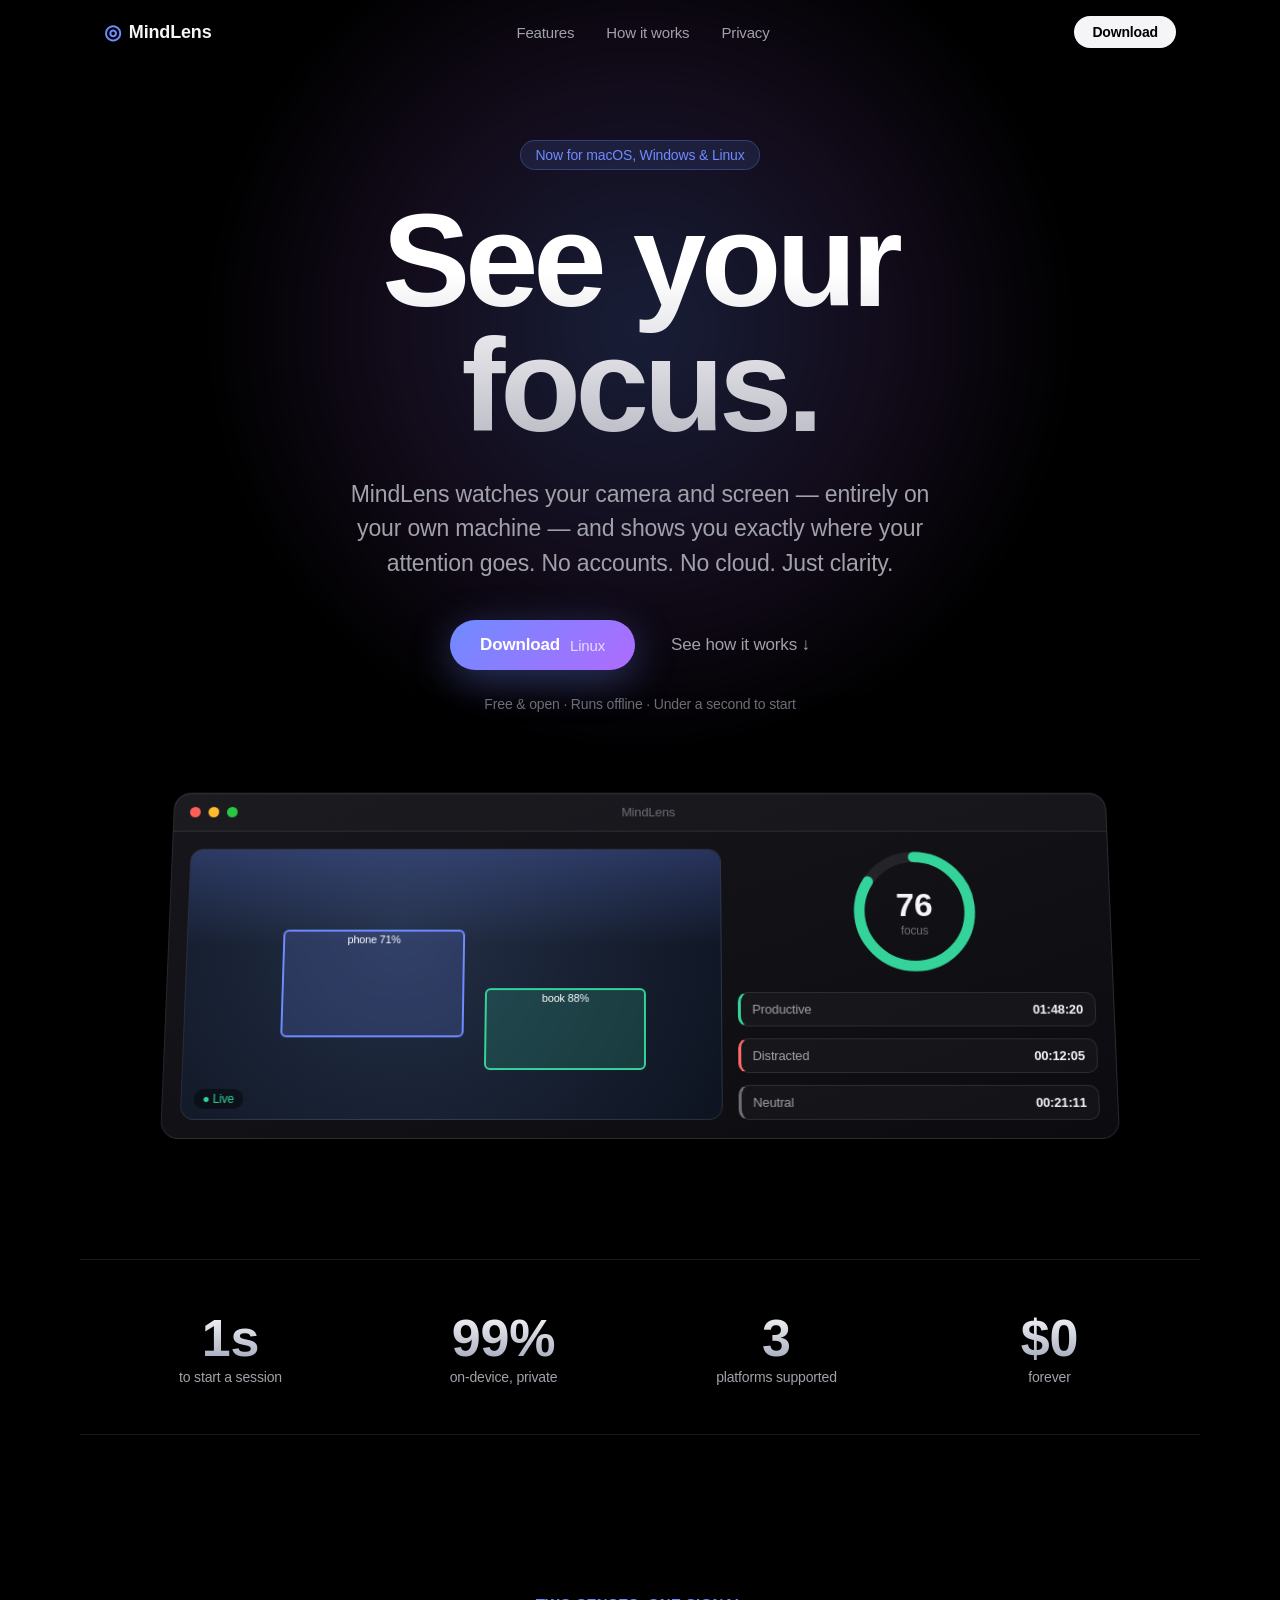
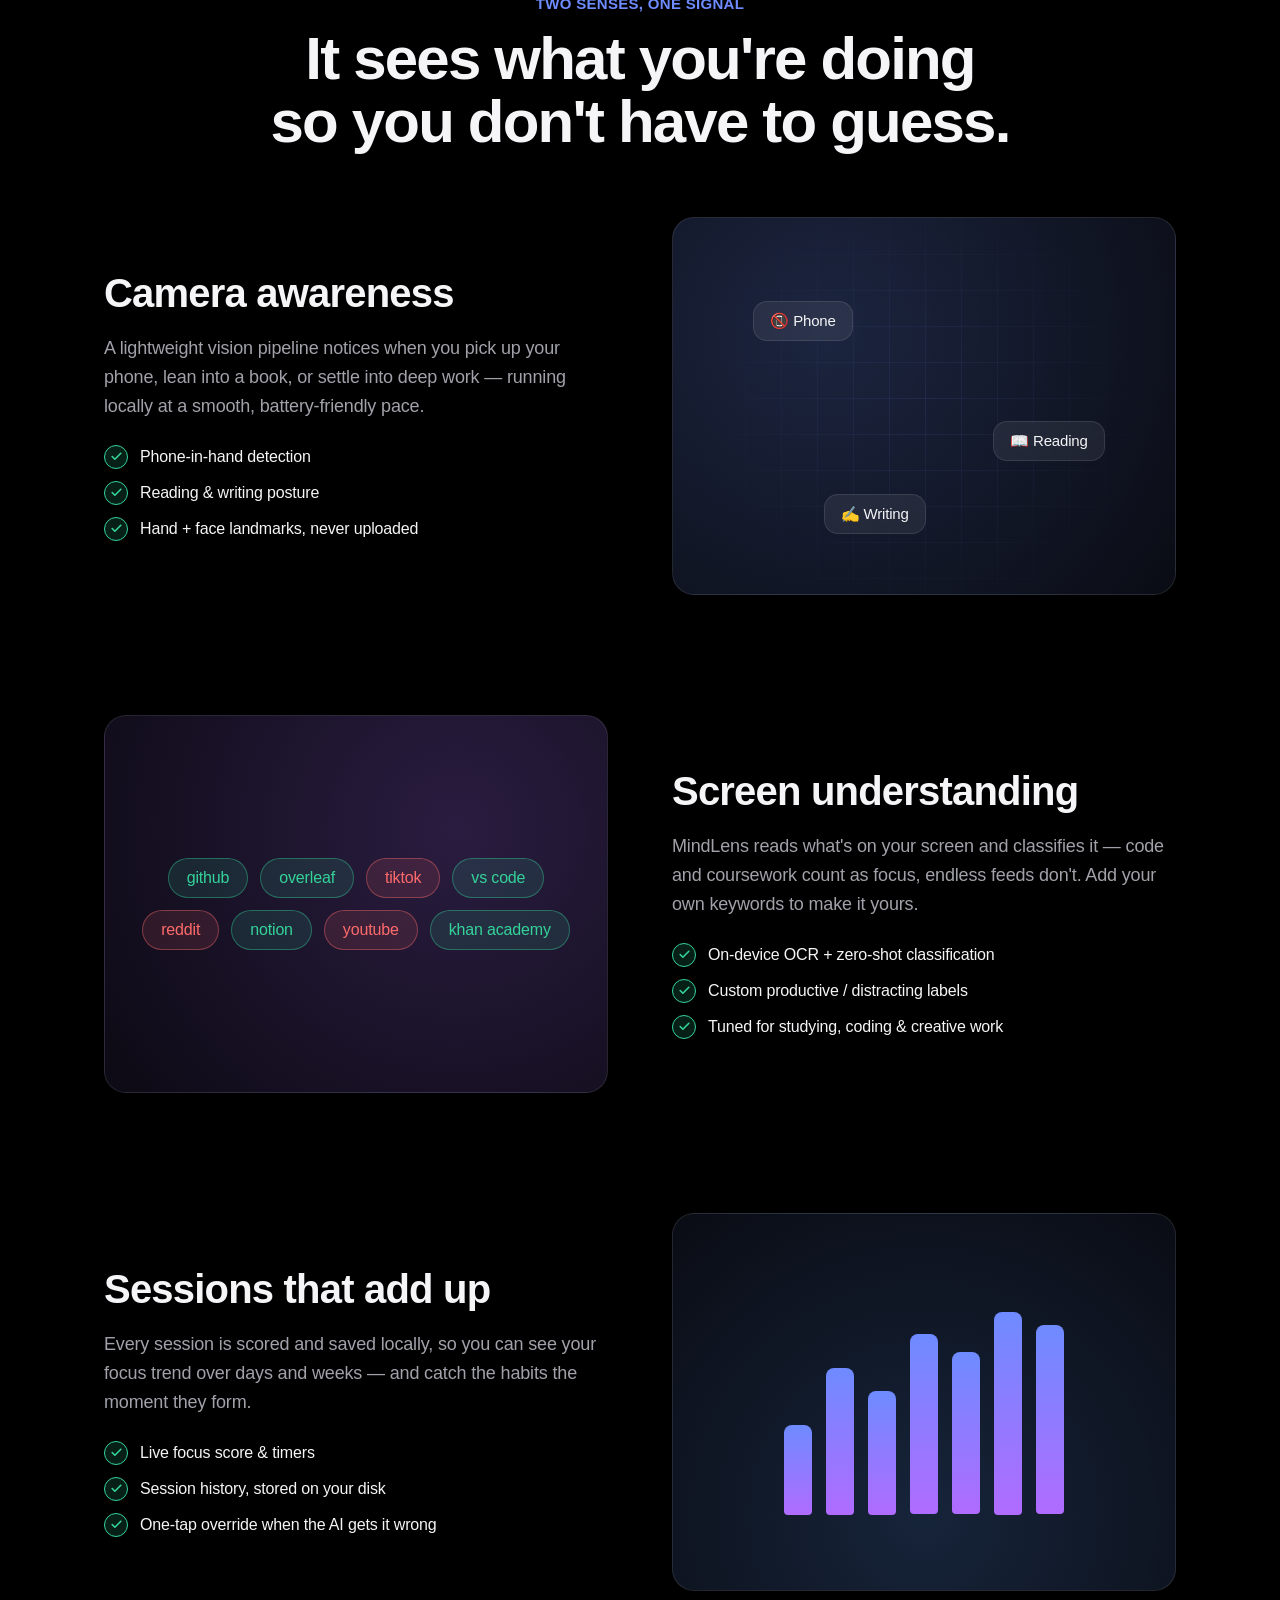
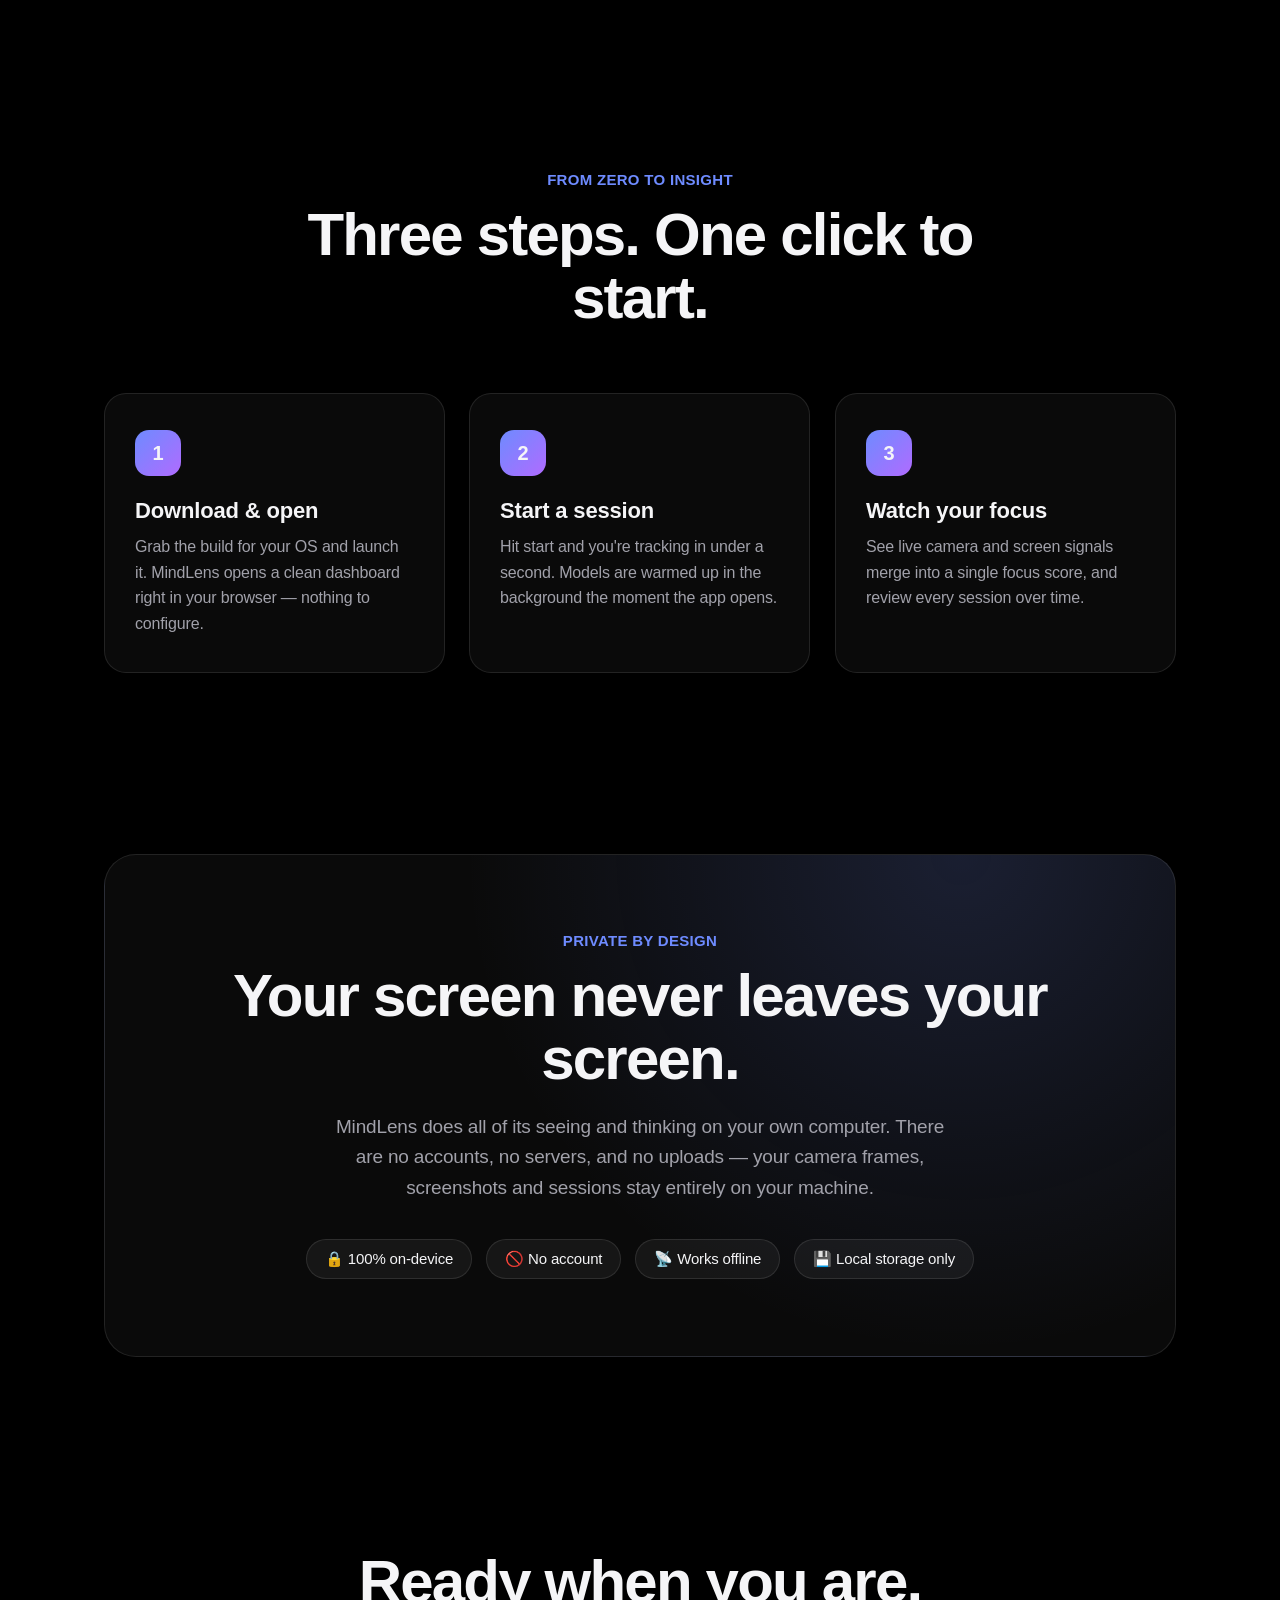
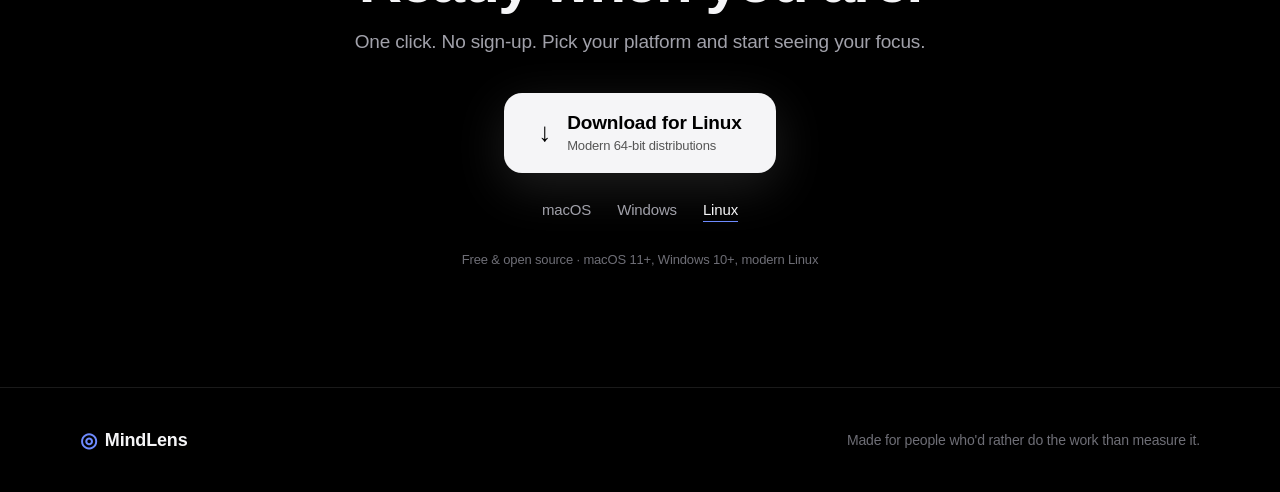
<file: docs/html/index.html>
<!DOCTYPE html>
<html lang="en">
<head>
<meta charset="UTF-8"/>
<meta http-equiv="X-UA-Compatible" content="IE=11"/>
<meta name="viewport" content="width=device-width, initial-scale=1.0"/>
<meta name="generator" content="Doxygen 1.17.0"/>
<title>MindLens &mdash; See your focus.</title>
<meta name="description" content="MindLens is an AI focus tracker that reads your camera and screen, on-device, to show you exactly where your attention goes. Free. Private. Mac, Windows &amp; Linux."/>
<link href="landing.css" rel="stylesheet" type="text/css"/>
</head>
<body class="mindlens-landing">
<!-- start of generated content -->
<!-- Generated by Doxygen 1.17.0 -->
</div><!-- top -->
<div id="doc-content">
<div><div class="header">
  <div class="headertitle"><div class="title">MindLens </div></div>
</div><!--header-->
<div class="contents">
<div class="textblock"><p> 
<!-- Progress bar -->
<div class="scroll-progress" id="scroll-progress"></div>

<!-- Navigation -->
<nav class="nav" id="nav">
    <div class="nav-inner">
        <a class="nav-logo" href="#top">
            <span class="nav-logo-mark">&#9678;</span>
            MindLens
        </a>
        <div class="nav-links">
            <a href="#features">Features</a>
            <a href="#how">How it works</a>
            <a href="#privacy">Privacy</a>
        </div>
        <a class="nav-cta" href="#download">Download</a>
    </div>
</nav>

<!-- Hero -->
<header class="hero" id="top">
    <div class="hero-glow"></div>
    <div class="hero-content reveal">
        <div class="hero-eyebrow">Now for macOS, Windows &amp; Linux</div>
        <h1 class="hero-title">See your focus.</h1>
        <p class="hero-sub">
            MindLens watches your camera and screen &mdash; entirely on your own machine &mdash;
            and shows you exactly where your attention goes. No accounts. No cloud. Just clarity.
        </p>
        <div class="hero-actions">
            <a class="btn-primary" href="#download" id="hero-download">
                <span class="btn-primary-label">Download</span>
                <span class="btn-primary-os" id="hero-download-os">Free</span>
            </a>
            <a class="btn-ghost" href="#how">See how it works &darr;</a>
        </div>
        <div class="hero-meta">Free &amp; open &middot; Runs offline &middot; Under a second to start</div>
    </div>

    <!-- App mockup -->
    <div class="hero-device reveal" id="hero-device">
        <div class="device-frame">
            <div class="device-bar">
                <span class="dot red"></span><span class="dot amber"></span><span class="dot green"></span>
                <span class="device-title">MindLens</span>
            </div>
            <div class="device-body">
                <div class="device-cam">
                    <div class="cam-scan"></div>
                    <div class="cam-box cam-box-1">phone 71%</div>
                    <div class="cam-box cam-box-2">book 88%</div>
                    <span class="cam-tag">&#9679; Live</span>
                </div>
                <div class="device-side">
                    <div class="ring" id="ring">
                        <svg viewBox="0 0 120 120">
                            <circle class="ring-track" cx="60" cy="60" r="52"></circle>
                            <circle class="ring-fill" id="ring-fill" cx="60" cy="60" r="52"></circle>
                        </svg>
                        <div class="ring-label"><strong id="ring-num">0</strong><small>focus</small></div>
                    </div>
                    <div class="side-stat productive"><span>Productive</span><b>01:48:20</b></div>
                    <div class="side-stat distracted"><span>Distracted</span><b>00:12:05</b></div>
                    <div class="side-stat neutral"><span>Neutral</span><b>00:21:11</b></div>
                </div>
            </div>
        </div>
    </div>
</header>

<!-- Stat band -->
<section class="band">
    <div class="band-item reveal"><strong data-count="1" data-suffix="s">0s</strong><span>to start a session</span></div>
    <div class="band-item reveal"><strong data-count="100" data-suffix="%">0%</strong><span>on-device, private</span></div>
    <div class="band-item reveal"><strong data-count="3">0</strong><span>platforms supported</span></div>
    <div class="band-item reveal"><strong>$0</strong><span>forever</span></div>
</section>

<!-- Features -->
<section class="features" id="features">
    <div class="section-head reveal">
        <span class="section-eyebrow">Two senses, one signal</span>
        <h2>It sees what you're doing<br>so you don't have to guess.</h2>
    </div>

    <div class="feature-row reveal">
        <div class="feature-text">
            <h3>Camera awareness</h3>
            <p>A lightweight vision pipeline notices when you pick up your phone, lean into a
                book, or settle into deep work &mdash; running locally at a smooth, battery-friendly pace.</p>
            <ul class="ticks">
                <li>Phone-in-hand detection</li>
                <li>Reading &amp; writing posture</li>
                <li>Hand + face landmarks, never uploaded</li>
            </ul>
        </div>
        <div class="feature-art art-camera">
            <div class="pulse-grid"></div>
            <div class="float-chip chip-1">&#128245; Phone</div>
            <div class="float-chip chip-2">&#128214; Reading</div>
            <div class="float-chip chip-3">&#9997;&#65039; Writing</div>
        </div>
    </div>

    <div class="feature-row reverse reveal">
        <div class="feature-text">
            <h3>Screen understanding</h3>
            <p>MindLens reads what's on your screen and classifies it &mdash; code and coursework count
                as focus, endless feeds don't. Add your own keywords to make it yours.</p>
            <ul class="ticks">
                <li>On-device OCR + zero-shot classification</li>
                <li>Custom productive / distracting labels</li>
                <li>Tuned for studying, coding &amp; creative work</li>
            </ul>
        </div>
        <div class="feature-art art-screen">
            <div class="tag-cloud">
                <span class="tag good">github</span>
                <span class="tag good">overleaf</span>
                <span class="tag bad">tiktok</span>
                <span class="tag good">vs code</span>
                <span class="tag bad">reddit</span>
                <span class="tag good">notion</span>
                <span class="tag bad">youtube</span>
                <span class="tag good">khan academy</span>
            </div>
        </div>
    </div>

    <div class="feature-row reveal">
        <div class="feature-text">
            <h3>Sessions that add up</h3>
            <p>Every session is scored and saved locally, so you can see your focus trend over
                days and weeks &mdash; and catch the habits the moment they form.</p>
            <ul class="ticks">
                <li>Live focus score &amp; timers</li>
                <li>Session history, stored on your disk</li>
                <li>One-tap override when the AI gets it wrong</li>
            </ul>
        </div>
        <div class="feature-art art-history">
            <div class="bars">
                <span style="--h:40%"></span><span style="--h:65%"></span><span style="--h:55%"></span>
                <span style="--h:80%"></span><span style="--h:72%"></span><span style="--h:90%"></span>
                <span style="--h:84%"></span>
            </div>
        </div>
    </div>
</section>

<!-- How it works -->
<section class="how" id="how">
    <div class="section-head reveal">
        <span class="section-eyebrow">From zero to insight</span>
        <h2>Three steps. One click to start.</h2>
    </div>
    <div class="steps">
        <div class="step reveal">
            <div class="step-num">1</div>
            <h3>Download &amp; open</h3>
            <p>Grab the build for your OS and launch it. MindLens opens a clean dashboard right
                in your browser &mdash; nothing to configure.</p>
        </div>
        <div class="step reveal">
            <div class="step-num">2</div>
            <h3>Start a session</h3>
            <p>Hit start and you're tracking in under a second. Models are warmed up in the
                background the moment the app opens.</p>
        </div>
        <div class="step reveal">
            <div class="step-num">3</div>
            <h3>Watch your focus</h3>
            <p>See live camera and screen signals merge into a single focus score, and review
                every session over time.</p>
        </div>
    </div>
</section>

<!-- Privacy -->
<section class="privacy" id="privacy">
    <div class="privacy-card reveal">
        <span class="section-eyebrow">Private by design</span>
        <h2>Your screen never leaves your screen.</h2>
        <p>MindLens does all of its seeing and thinking on your own computer. There are no
            accounts, no servers, and no uploads &mdash; your camera frames, screenshots and sessions
            stay entirely on your machine.</p>
        <div class="privacy-tags">
            <span>&#128274; 100% on-device</span>
            <span>&#128683; No account</span>
            <span>&#128225; Works offline</span>
            <span>&#128190; Local storage only</span>
        </div>
    </div>
</section>

<!-- Download -->
<section class="download" id="download">
    <div class="download-inner reveal">
        <h2>Ready when you are.</h2>
        <p class="download-sub">One click. No sign-up. Pick your platform and start seeing your focus.</p>

        <a class="btn-download" id="primary-download" href="#" target="_blank" rel="noopener">
            <span class="btn-download-icon" id="primary-download-icon">&#8595;</span>
            <span class="btn-download-text">
                <strong id="primary-download-label">Download MindLens</strong>
                <small id="primary-download-note">Detecting your platform&hellip;</small>
            </span>
        </a>

        <div class="os-links" id="os-links">
            <a data-os="mac" href="#">macOS</a>
            <a data-os="windows" href="#">Windows</a>
            <a data-os="linux" href="#">Linux</a>
        </div>
        <p class="download-fine">Free &amp; open source &middot; macOS 11+, Windows 10+, modern Linux</p>
    </div>
</section>

<footer class="footer">
    <div class="footer-inner">
        <span class="nav-logo"><span class="nav-logo-mark">&#9678;</span> MindLens</span>
        <span class="footer-copy">Made for people who'd rather do the work than measure it.</span>
    </div>
</footer>
 </p>
</div></div><!-- PageDoc -->
<a href="doxygen_crawl.html"></a>
</div><!-- contents -->
<!-- end of generated content -->
<script type="text/javascript" src="landing.js"></script>
</body>
</html>
</file>
<file: docs/html/landing.css>
/* ============================================================
   MindLens — landing page
   Apple-inspired: SF system fonts, deep space canvas, glassy
   panels, generous whitespace, smooth scroll-reveal motion.
   ============================================================ */

:root {
    --bg: #000000;
    --bg-soft: #0a0a0c;
    --panel: rgba(255, 255, 255, 0.04);
    --panel-border: rgba(255, 255, 255, 0.10);
    --text: #f5f5f7;
    --text-dim: #a1a1aa;
    --text-faint: #6e6e76;
    --accent: #6e8bff;
    --accent-2: #b06bff;
    --green: #34d399;
    --red: #ff6b6b;
    --amber: #fbbf24;
    --radius: 22px;
    --ease: cubic-bezier(0.22, 1, 0.36, 1);
    --maxw: 1120px;
}

* { margin: 0; padding: 0; box-sizing: border-box; }

html { scroll-behavior: smooth; }

body {
    background: var(--bg);
    color: var(--text);
    font-family: -apple-system, BlinkMacSystemFont, "SF Pro Display", "SF Pro Text",
        "Helvetica Neue", "Segoe UI", Roboto, sans-serif;
    -webkit-font-smoothing: antialiased;
    text-rendering: optimizeLegibility;
    overflow-x: hidden;
    letter-spacing: -0.01em;
}

a { color: inherit; text-decoration: none; }

/* ---------- scroll progress ---------- */
.scroll-progress {
    position: fixed;
    top: 0; left: 0;
    height: 2px;
    width: 0%;
    background: linear-gradient(90deg, var(--accent), var(--accent-2));
    z-index: 200;
    transition: width 0.1s linear;
}

/* ---------- nav ---------- */
.nav {
    position: fixed;
    top: 0; left: 0; right: 0;
    z-index: 150;
    transition: background 0.4s var(--ease), border-color 0.4s var(--ease);
    border-bottom: 1px solid transparent;
}
.nav.scrolled {
    background: rgba(10, 10, 12, 0.72);
    backdrop-filter: saturate(180%) blur(20px);
    -webkit-backdrop-filter: saturate(180%) blur(20px);
    border-bottom: 1px solid var(--panel-border);
}
.nav-inner {
    max-width: var(--maxw);
    margin: 0 auto;
    padding: 16px 24px;
    display: flex;
    align-items: center;
    justify-content: space-between;
}
.nav-logo {
    font-weight: 600;
    font-size: 18px;
    display: flex;
    align-items: center;
    gap: 8px;
}
.nav-logo-mark {
    color: var(--accent);
    font-size: 20px;
}
.nav-links {
    display: flex;
    gap: 32px;
    font-size: 15px;
    color: var(--text-dim);
}
.nav-links a { transition: color 0.2s; }
.nav-links a:hover { color: var(--text); }
.nav-cta {
    background: var(--text);
    color: #000;
    padding: 8px 18px;
    border-radius: 999px;
    font-size: 14px;
    font-weight: 600;
    transition: transform 0.2s var(--ease), opacity 0.2s;
}
.nav-cta:hover { transform: scale(1.04); opacity: 0.9; }

@media (max-width: 720px) {
    .nav-links { display: none; }
}

/* ---------- hero ---------- */
.hero {
    position: relative;
    min-height: 100vh;
    display: flex;
    flex-direction: column;
    align-items: center;
    justify-content: center;
    text-align: center;
    padding: 140px 24px 80px;
    overflow: hidden;
}
.hero-glow {
    position: absolute;
    top: -10%;
    left: 50%;
    transform: translateX(-50%);
    width: 900px;
    height: 900px;
    background: radial-gradient(circle, rgba(110, 139, 255, 0.22), rgba(176, 107, 255, 0.10) 40%, transparent 68%);
    filter: blur(20px);
    z-index: 0;
    pointer-events: none;
    animation: glowFloat 12s ease-in-out infinite;
}
@keyframes glowFloat {
    0%, 100% { transform: translateX(-50%) translateY(0) scale(1); }
    50% { transform: translateX(-50%) translateY(30px) scale(1.06); }
}
.hero-content { position: relative; z-index: 2; max-width: 820px; }
.hero-eyebrow {
    display: inline-block;
    font-size: 14px;
    color: var(--accent);
    background: rgba(110, 139, 255, 0.12);
    border: 1px solid rgba(110, 139, 255, 0.3);
    padding: 6px 14px;
    border-radius: 999px;
    margin-bottom: 28px;
    font-weight: 500;
}
.hero-title {
    font-size: clamp(56px, 11vw, 132px);
    font-weight: 700;
    line-height: 0.95;
    letter-spacing: -0.04em;
    background: linear-gradient(180deg, #ffffff 30%, #b9b9c4);
    -webkit-background-clip: text;
    background-clip: text;
    color: transparent;
}
.hero-sub {
    font-size: clamp(18px, 2.4vw, 23px);
    color: var(--text-dim);
    line-height: 1.5;
    max-width: 620px;
    margin: 28px auto 0;
}
.hero-actions {
    display: flex;
    gap: 16px;
    justify-content: center;
    align-items: center;
    margin-top: 40px;
    flex-wrap: wrap;
}
.btn-primary {
    display: inline-flex;
    align-items: center;
    gap: 10px;
    background: linear-gradient(135deg, var(--accent), var(--accent-2));
    color: #fff;
    padding: 15px 30px;
    border-radius: 999px;
    font-size: 17px;
    font-weight: 600;
    box-shadow: 0 10px 40px rgba(110, 139, 255, 0.35);
    transition: transform 0.25s var(--ease), box-shadow 0.25s var(--ease);
}
.btn-primary:hover { transform: translateY(-2px) scale(1.02); box-shadow: 0 16px 50px rgba(110, 139, 255, 0.5); }
.btn-primary-os { opacity: 0.75; font-weight: 500; font-size: 15px; }
.btn-ghost {
    color: var(--text-dim);
    font-size: 17px;
    padding: 15px 20px;
    transition: color 0.2s;
}
.btn-ghost:hover { color: var(--text); }
.hero-meta { margin-top: 26px; color: var(--text-faint); font-size: 14px; }

/* ---------- device mockup ---------- */
.hero-device {
    position: relative;
    z-index: 2;
    margin-top: 72px;
    width: min(960px, 92vw);
    perspective: 1600px;
}
.device-frame {
    background: linear-gradient(160deg, #16161c, #0c0c10);
    border: 1px solid var(--panel-border);
    border-radius: 18px;
    box-shadow: 0 40px 120px rgba(0, 0, 0, 0.6), inset 0 1px 0 rgba(255, 255, 255, 0.06);
    overflow: hidden;
    transform: rotateX(8deg);
    transform-origin: center bottom;
}
.device-bar {
    display: flex;
    align-items: center;
    gap: 8px;
    padding: 12px 16px;
    border-bottom: 1px solid var(--panel-border);
    background: rgba(255, 255, 255, 0.02);
}
.dot { width: 11px; height: 11px; border-radius: 50%; }
.dot.red { background: #ff5f57; }
.dot.amber { background: #febc2e; }
.dot.green { background: #28c840; }
.device-title {
    margin-left: auto;
    margin-right: auto;
    font-size: 13px;
    color: var(--text-faint);
    transform: translateX(-20px);
}
.device-body {
    display: grid;
    grid-template-columns: 1.5fr 1fr;
    gap: 16px;
    padding: 18px;
}
.device-cam {
    position: relative;
    background: radial-gradient(circle at 40% 30%, #243047, #0d1320);
    border-radius: 14px;
    min-height: 260px;
    overflow: hidden;
    border: 1px solid var(--panel-border);
}
.cam-scan {
    position: absolute;
    left: 0; right: 0; top: 0;
    height: 36%;
    background: linear-gradient(180deg, rgba(110, 139, 255, 0.25), transparent);
    animation: scan 3.4s ease-in-out infinite;
}
@keyframes scan {
    0%, 100% { transform: translateY(-20%); }
    50% { transform: translateY(190%); }
}
.cam-box {
    position: absolute;
    border: 2px solid var(--accent);
    border-radius: 6px;
    font-size: 11px;
    color: #fff;
    background: rgba(110, 139, 255, 0.18);
    padding: 2px 6px;
    backdrop-filter: blur(2px);
}
.cam-box-1 { top: 30%; left: 18%; width: 34%; height: 40%; }
.cam-box-2 { top: 52%; right: 14%; width: 30%; height: 30%; border-color: var(--green); background: rgba(52, 211, 153, 0.18); }
.cam-tag {
    position: absolute;
    bottom: 10px; left: 12px;
    font-size: 12px;
    color: var(--green);
    background: rgba(0, 0, 0, 0.45);
    padding: 3px 9px;
    border-radius: 999px;
}
.device-side { display: flex; flex-direction: column; gap: 12px; }
.ring {
    position: relative;
    width: 130px;
    height: 130px;
    margin: 0 auto 6px;
}
.ring svg { transform: rotate(-90deg); width: 100%; height: 100%; }
.ring-track { fill: none; stroke: rgba(255, 255, 255, 0.08); stroke-width: 10; }
.ring-fill {
    fill: none;
    stroke: url(#g);
    stroke: var(--green);
    stroke-width: 10;
    stroke-linecap: round;
    stroke-dasharray: 327;
    stroke-dashoffset: 327;
    transition: stroke-dashoffset 1.6s var(--ease);
}
.ring-label {
    position: absolute; inset: 0;
    display: flex; flex-direction: column;
    align-items: center; justify-content: center;
}
.ring-label strong { font-size: 34px; font-weight: 700; }
.ring-label small { color: var(--text-faint); font-size: 12px; }
.side-stat {
    display: flex;
    justify-content: space-between;
    align-items: center;
    font-size: 13px;
    padding: 9px 12px;
    border-radius: 10px;
    background: rgba(255, 255, 255, 0.03);
    border: 1px solid var(--panel-border);
}
.side-stat span { color: var(--text-dim); }
.side-stat b { font-variant-numeric: tabular-nums; }
.side-stat.productive { border-left: 3px solid var(--green); }
.side-stat.distracted { border-left: 3px solid var(--red); }
.side-stat.neutral { border-left: 3px solid var(--text-faint); }

@media (max-width: 640px) {
    .device-body { grid-template-columns: 1fr; }
    .device-cam { min-height: 180px; }
}

/* ---------- stat band ---------- */
.band {
    display: grid;
    grid-template-columns: repeat(4, 1fr);
    gap: 20px;
    max-width: var(--maxw);
    margin: 40px auto;
    padding: 48px 24px;
    border-top: 1px solid var(--panel-border);
    border-bottom: 1px solid var(--panel-border);
}
.band-item { text-align: center; }
.band-item strong {
    display: block;
    font-size: clamp(34px, 5vw, 52px);
    font-weight: 700;
    background: linear-gradient(180deg, #fff, #9aa0b5);
    -webkit-background-clip: text; background-clip: text; color: transparent;
}
.band-item span { color: var(--text-dim); font-size: 14px; }
@media (max-width: 640px) {
    .band { grid-template-columns: repeat(2, 1fr); gap: 32px 20px; }
}

/* ---------- section heads ---------- */
.section-head { text-align: center; max-width: 760px; margin: 0 auto 64px; }
.section-eyebrow {
    color: var(--accent);
    font-size: 15px;
    font-weight: 600;
    letter-spacing: 0.02em;
    text-transform: uppercase;
}
.section-head h2,
.how h2,
.privacy h2,
.download h2 {
    font-size: clamp(34px, 5.2vw, 60px);
    font-weight: 700;
    line-height: 1.05;
    letter-spacing: -0.03em;
    margin-top: 14px;
}

/* ---------- features ---------- */
.features { max-width: var(--maxw); margin: 0 auto; padding: 120px 24px; }
.feature-row {
    display: grid;
    grid-template-columns: 1fr 1fr;
    gap: 64px;
    align-items: center;
    margin-bottom: 120px;
}
.feature-row.reverse .feature-text { order: 2; }
.feature-row:last-child { margin-bottom: 0; }
.feature-text h3 {
    font-size: clamp(28px, 3.6vw, 40px);
    font-weight: 700;
    letter-spacing: -0.02em;
    margin-bottom: 18px;
}
.feature-text p { color: var(--text-dim); font-size: 18px; line-height: 1.6; }
.ticks { list-style: none; margin-top: 24px; display: flex; flex-direction: column; gap: 12px; }
.ticks li { display: flex; align-items: center; gap: 12px; color: var(--text); font-size: 16px; }
.ticks li::before {
    content: "";
    width: 22px; height: 22px;
    border-radius: 50%;
    background: rgba(52, 211, 153, 0.15);
    border: 1px solid var(--green);
    flex-shrink: 0;
    background-image: url("data:image/svg+xml,%3Csvg xmlns='http://www.w3.org/2000/svg' viewBox='0 0 24 24' fill='none' stroke='%2334d399' stroke-width='3' stroke-linecap='round' stroke-linejoin='round'%3E%3Cpolyline points='20 6 9 17 4 12'/%3E%3C/svg%3E");
    background-repeat: no-repeat;
    background-position: center;
    background-size: 13px;
}

.feature-art {
    position: relative;
    aspect-ratio: 4 / 3;
    border-radius: var(--radius);
    border: 1px solid var(--panel-border);
    overflow: hidden;
    display: flex;
    align-items: center;
    justify-content: center;
}
.art-camera { background: radial-gradient(circle at 30% 30%, #1c2540, #0a0c14); }
.pulse-grid {
    position: absolute; inset: 0;
    background-image:
        linear-gradient(rgba(110, 139, 255, 0.10) 1px, transparent 1px),
        linear-gradient(90deg, rgba(110, 139, 255, 0.10) 1px, transparent 1px);
    background-size: 36px 36px;
    mask-image: radial-gradient(circle at center, black, transparent 75%);
    animation: gridDrift 8s linear infinite;
}
@keyframes gridDrift { to { background-position: 36px 36px; } }
.float-chip {
    position: absolute;
    background: rgba(255, 255, 255, 0.07);
    border: 1px solid var(--panel-border);
    backdrop-filter: blur(8px);
    padding: 10px 16px;
    border-radius: 14px;
    font-size: 15px;
    font-weight: 500;
    animation: floaty 5s ease-in-out infinite;
}
.chip-1 { top: 22%; left: 16%; animation-delay: 0s; }
.chip-2 { top: 54%; right: 14%; animation-delay: 0.8s; }
.chip-3 { bottom: 16%; left: 30%; animation-delay: 1.6s; }
@keyframes floaty {
    0%, 100% { transform: translateY(0); }
    50% { transform: translateY(-14px); }
}

.art-screen { background: radial-gradient(circle at 70% 30%, #2a1c40, #0c0a14); }
.tag-cloud { display: flex; flex-wrap: wrap; gap: 12px; padding: 36px; justify-content: center; }
.tag {
    padding: 10px 18px;
    border-radius: 999px;
    font-size: 16px;
    font-weight: 500;
    border: 1px solid var(--panel-border);
    animation: floaty 6s ease-in-out infinite;
}
.tag.good { background: rgba(52, 211, 153, 0.12); color: var(--green); border-color: rgba(52, 211, 153, 0.4); }
.tag.bad { background: rgba(255, 107, 107, 0.12); color: var(--red); border-color: rgba(255, 107, 107, 0.4); }
.tag:nth-child(odd) { animation-delay: 0.5s; }
.tag:nth-child(3n) { animation-delay: 1.1s; }

.art-history { background: radial-gradient(circle at 50% 80%, #16243a, #0a0c14); }
.bars { display: flex; align-items: flex-end; gap: 14px; height: 60%; padding: 0 36px; }
.bars span {
    width: 28px;
    height: var(--h);
    background: linear-gradient(180deg, var(--accent), var(--accent-2));
    border-radius: 8px 8px 4px 4px;
    transform-origin: bottom;
    animation: growBar 1s var(--ease) both;
}
.bars span:nth-child(1) { animation-delay: 0.05s; }
.bars span:nth-child(2) { animation-delay: 0.12s; }
.bars span:nth-child(3) { animation-delay: 0.19s; }
.bars span:nth-child(4) { animation-delay: 0.26s; }
.bars span:nth-child(5) { animation-delay: 0.33s; }
.bars span:nth-child(6) { animation-delay: 0.40s; }
.bars span:nth-child(7) { animation-delay: 0.47s; }
@keyframes growBar { from { transform: scaleY(0); } to { transform: scaleY(1); } }

@media (max-width: 820px) {
    .feature-row { grid-template-columns: 1fr; gap: 32px; margin-bottom: 80px; }
    .feature-row.reverse .feature-text { order: 0; }
}

/* ---------- how ---------- */
.how { max-width: var(--maxw); margin: 0 auto; padding: 60px 24px 120px; }
.steps { display: grid; grid-template-columns: repeat(3, 1fr); gap: 24px; }
.step {
    background: var(--panel);
    border: 1px solid var(--panel-border);
    border-radius: var(--radius);
    padding: 36px 30px;
    transition: transform 0.3s var(--ease), border-color 0.3s;
}
.step:hover { transform: translateY(-6px); border-color: rgba(110, 139, 255, 0.4); }
.step-num {
    width: 46px; height: 46px;
    border-radius: 14px;
    display: flex; align-items: center; justify-content: center;
    font-size: 20px; font-weight: 700;
    background: linear-gradient(135deg, var(--accent), var(--accent-2));
    margin-bottom: 22px;
}
.step h3 { font-size: 22px; margin-bottom: 10px; }
.step p { color: var(--text-dim); font-size: 16px; line-height: 1.6; }
@media (max-width: 820px) { .steps { grid-template-columns: 1fr; } }

/* ---------- privacy ---------- */
.privacy { max-width: var(--maxw); margin: 0 auto; padding: 60px 24px 120px; }
.privacy-card {
    background:
        radial-gradient(circle at 80% 0%, rgba(110, 139, 255, 0.16), transparent 50%),
        var(--panel);
    border: 1px solid var(--panel-border);
    border-radius: 32px;
    padding: clamp(40px, 6vw, 80px);
    text-align: center;
}
.privacy-card p { color: var(--text-dim); font-size: 19px; line-height: 1.6; max-width: 640px; margin: 22px auto 0; }
.privacy-tags { display: flex; flex-wrap: wrap; gap: 14px; justify-content: center; margin-top: 36px; }
.privacy-tags span {
    background: rgba(255, 255, 255, 0.05);
    border: 1px solid var(--panel-border);
    padding: 10px 18px;
    border-radius: 999px;
    font-size: 15px;
}

/* ---------- download ---------- */
.download { padding: 60px 24px 120px; text-align: center; }
.download-inner { max-width: 640px; margin: 0 auto; }
.download-sub { color: var(--text-dim); font-size: 19px; margin-top: 18px; }
.btn-download {
    display: inline-flex;
    align-items: center;
    gap: 16px;
    margin-top: 40px;
    background: var(--text);
    color: #000;
    padding: 18px 34px;
    border-radius: 18px;
    transition: transform 0.25s var(--ease), box-shadow 0.25s var(--ease);
    box-shadow: 0 14px 50px rgba(255, 255, 255, 0.12);
}
.btn-download:hover { transform: translateY(-3px) scale(1.02); box-shadow: 0 20px 60px rgba(255, 255, 255, 0.2); }
.btn-download-icon { font-size: 26px; }
.btn-download-text { text-align: left; line-height: 1.25; }
.btn-download-text strong { display: block; font-size: 19px; font-weight: 700; }
.btn-download-text small { color: #555; font-size: 13px; }
.os-links { display: flex; gap: 26px; justify-content: center; margin-top: 28px; }
.os-links a {
    color: var(--text-dim);
    font-size: 15px;
    padding-bottom: 3px;
    border-bottom: 1px solid transparent;
    transition: color 0.2s, border-color 0.2s;
}
.os-links a:hover, .os-links a.active { color: var(--text); border-color: var(--accent); }
.download-fine { color: var(--text-faint); font-size: 13px; margin-top: 30px; }

/* ---------- footer ---------- */
.footer { border-top: 1px solid var(--panel-border); padding: 40px 24px; }
.footer-inner {
    max-width: var(--maxw);
    margin: 0 auto;
    display: flex;
    justify-content: space-between;
    align-items: center;
    flex-wrap: wrap;
    gap: 12px;
}
.footer-copy { color: var(--text-faint); font-size: 14px; }

/* ---------- scroll reveal ---------- */
.reveal {
    opacity: 0;
    transform: translateY(40px);
    transition: opacity 0.9s var(--ease), transform 0.9s var(--ease);
    will-change: opacity, transform;
}
.reveal.in {
    opacity: 1;
    transform: none;
}

@media (prefers-reduced-motion: reduce) {
    *, *::before, *::after { animation: none !important; transition: none !important; }
    .reveal { opacity: 1; transform: none; }
    html { scroll-behavior: auto; }
}

/* ============================================================
   Doxygen wrapper resets — neutralise the chrome Doxygen wraps
   the main page in, so the landing fills the viewport edge-to-edge.
   ============================================================ */
html, body { margin: 0 !important; padding: 0 !important; width: 100% !important; }
/* Hide only Doxygen's own chrome. NB: do NOT hide #top — our hero uses
   id="top" as the nav anchor target, so hiding it would blank the hero. */
div.header, .headertitle, #titlearea, #nav-path, address.footer, hr.footer { display: none !important; }
div.contents,
.contents {
    margin: 0 !important;
    padding: 0 !important;
    max-width: none !important;
    width: 100% !important;
}
.PageDoc, .textblock { margin: 0 !important; padding: 0 !important; }
img { border: 0; }
</file>
